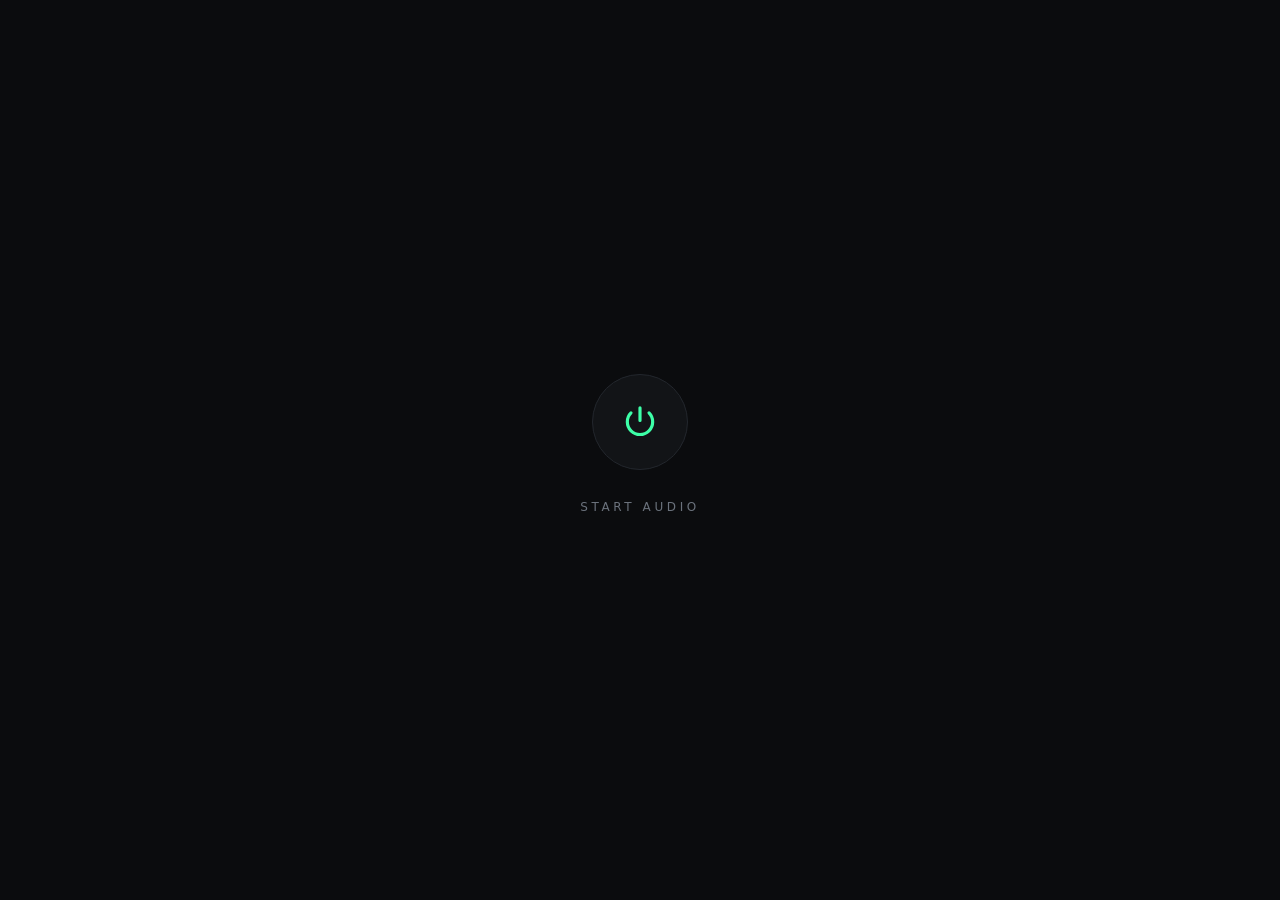
<file: index.html>
<!doctype html>
<html lang="en">
<head>
  <meta charset="utf-8">
  <meta name="viewport" content="width=device-width, initial-scale=1, viewport-fit=cover">
  <title>Pulse</title>
  <link rel="stylesheet" href="css/style.css">
</head>
<body>
  <div class="boot" id="boot">
    <button class="power" id="power" aria-label="Start audio">
      <svg viewBox="0 0 24 24"><path d="M12 3v8M6.3 6.3a8 8 0 1 0 11.4 0"/></svg>
    </button>
    <p>Start audio</p>
  </div>

  <div class="app" id="app" hidden>
    <header class="bar">
      <div class="brand">PULSE</div>
      <div class="lcd" id="lcd">
        <span><i>PAT</i><b id="lcdPat">A</b></span>
        <span><i>TRK</i><b id="lcdTrk">KICK</b></span>
        <span><i>VEL</i><b id="lcdVel">100</b></span>
        <span title="Velocity of the last pad hit"><i>HIT</i><b id="lcdHit">--</b></span>
        <span><i>STEP</i><b id="lcdStep">--</b></span>
        <span><i>LOOP</i><b id="lcdLoop">EMPTY</b></span>
        <span class="lcd-hint">SEL · pad: select · M: solo · track: clear · step: set vel · pattern: copy · chain: delete · ▶: restart · reset: all</span>
      </div>
      <div class="meter" id="meter" title="Output level"></div>
    </header>

    <section class="panel knobbar">
      <div class="krow">
        <div class="kgroup">
          <h2 class="ph">TEMPO</h2>
          <div class="knob-row" id="globalKnobs"></div>
        </div>
        <div class="kgroup">
          <h2 class="ph">LOOPER</h2>
          <div class="knob-row" id="loopKnobs"></div>
        </div>
      </div>
      <div class="krow track-row" id="trackKnobs">
        <div class="kgroup trk-info">
          <h2 class="ph"><span class="edit-dot"></span>TRACK · <span class="edit-name" id="editName">KICK</span><span class="edit-src" id="editSrc">synth</span></h2>
          <canvas class="wave" id="wave"></canvas>
        </div>
        <div class="knob-row" id="padKnobs"></div>
      </div>
      <input type="file" id="file" accept="audio/*" hidden>
    </section>

    <main class="rig">
      <section class="device" id="device" aria-label="Pad grid"></section>

    </main>

    <dialog class="help" id="help" aria-labelledby="helpTitle">
      <div class="help-head">
        <h2 id="helpTitle">How the grid works</h2>
        <button class="btn" id="helpClose">CLOSE</button>
      </div>
      <dl>
          <dt>Rows 1–2</dt><dd>16 steps of the selected track. Shift-click for an accent.</dd>
          <dt>Row 3</dt><dd><b>DYN</b> switch, then the velocity bar. With DYN on, pads follow how hard you hit (on devices that report pressure or contact size). With DYN off, and for mouse and keyboard, pads play at the bar's level. New steps always use the bar.</dd>
          <dt>Row 4</dt><dd>Song chain. Tap <b>+</b> to add the pattern you're editing, tap an entry to jump to it.</dd>
          <dt>Row 5</dt><dd>Patterns A–H.</dd>
          <dt>Row 6</dt><dd>Looper: record / play / overdub, stop, save slot (opens the slot picker), undo, clear (tap twice), bars, source, monitor. Recording starts the moment you press.</dd>
          <dt>Pads</dt><dd>Play and select tracks.</dd>
          <dt>Row 11</dt><dd>Sample tools for the selected track: load an audio file, record from the mic (tap again to stop), restore the built-in sound, and choke (tracks with choke on cut each other off, like open and closed hi-hats).</dd>
          <dt>SEL</dt><dd>Hold for a moment, or tap to latch, then press a pad for its second function: drum pad selects the track without playing it, mute pad solos, track pad clears its steps, step sets it to the bar's velocity, pattern copies the current one there, chain entry deletes it, PLAY restarts from bar 1, RESET restores all built-in sounds. Pads without a second function dim while SELECT is on.</dd>
          <dt>COPY</dt><dd>Arm, then tap a pattern to copy this one into it.</dd>
          <dt>CLR</dt><dd>Arm, then tap a pattern, a chain entry or a track pad to clear it.</dd>
          <dt>TAP</dt><dd>Tap in time to set the tempo.</dd>
          <dt>‹ ›</dt><dd>Page through the song chain, 8 bars at a time.</dd>
      </dl>
      <div class="keys">
      <span><b>Q W E R / A S D F</b> pads</span>
      <span><b>↑ ↓</b> track</span>
      <span><b>Space</b> play</span>
      <span><b>1–8</b> pattern</span>
      <span><b>M</b> song</span>
      <span><b>[ ]</b> chain page</span>
      <span><b>X</b> rec</span>
      <span><b>L</b> loop rec/play/dub</span>
      <span><b>K</b> loop stop</span>
      <span><b>U</b> loop undo</span>
    </div>
    </dialog>

  </div>

  <script type="module" src="js/app.js"></script>
</body>
</html>
</file>
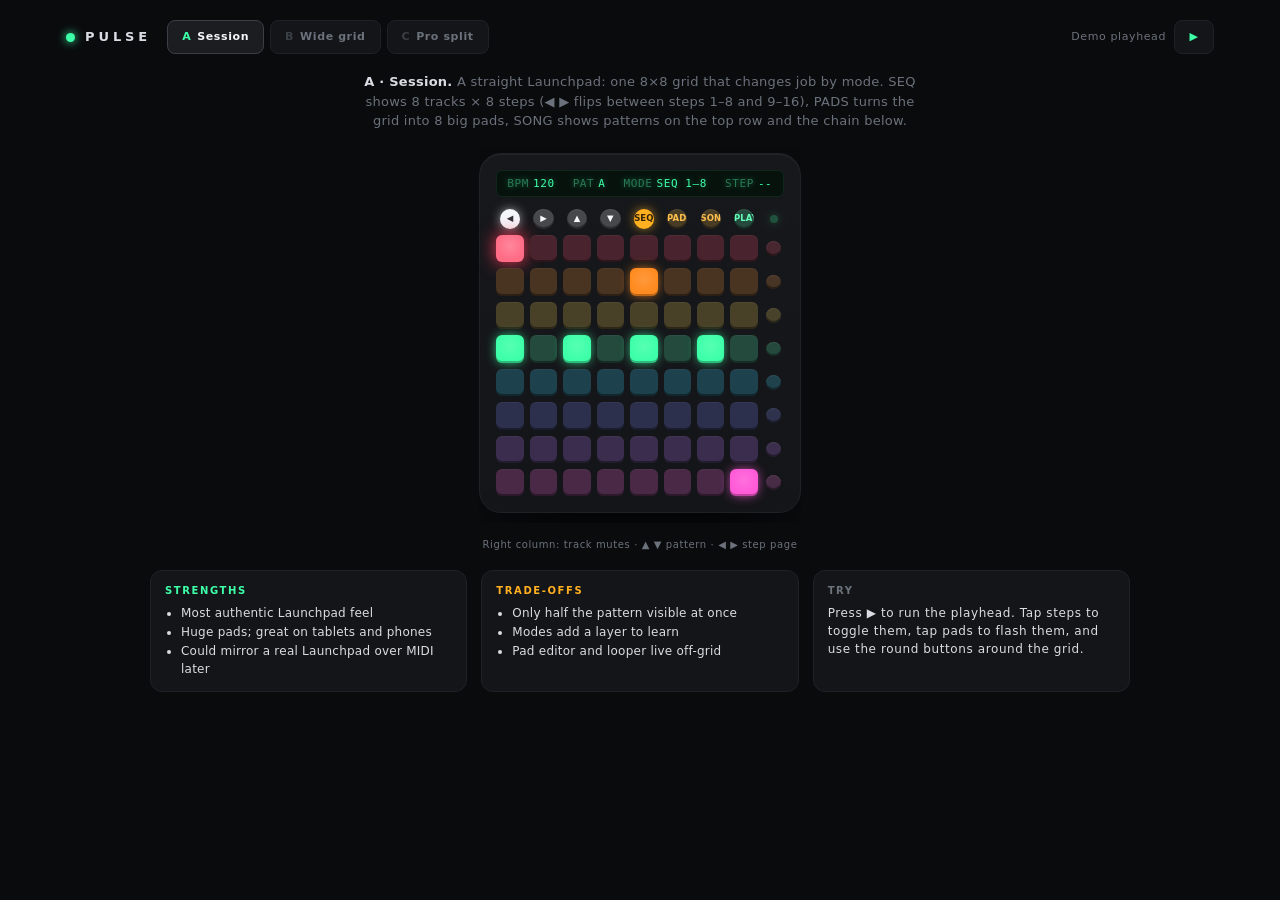
<file: mockups/launchpad-concepts.html>
<!doctype html>
<html lang="en">
<head>
<meta charset="utf-8">
<meta name="viewport" content="width=device-width, initial-scale=1, viewport-fit=cover">
<title>Pulse Launchpad Concepts</title>
<meta name="claude:viewport-fit-sides" content="cover">
<style>
/* Layout: one hardware "device" per concept on a dark bench, tabs on top, notes underneath. */
:root {
  --bench: #0a0b0d;
  --chassis: #141518;
  --chassis-edge: #1f2125;
  --unlit: #1c1d21;
  --ink: #d9dde3;
  --dim: #6b727c;
  --faint: #3a3f46;
  --white: #f4f6fa;
  --green: #3dffa8;
  --amber: #ffb020;
  --red: #ff3b5c;
  --ui: ui-sans-serif, system-ui, -apple-system, "Segoe UI", Roboto, sans-serif;
  --mono: ui-monospace, "SF Mono", Menlo, Consolas, monospace;
  color-scheme: dark;
}
* { box-sizing: border-box; }
html, body { margin: 0; }
body {
  background: var(--bench);
  color: var(--ink);
  font: 12px/1.5 var(--ui);
  letter-spacing: 0.05em;
  -webkit-font-smoothing: antialiased;
  user-select: none;
  -webkit-user-select: none;
}
button { font: inherit; color: inherit; letter-spacing: inherit; }
[hidden] { display: none !important; }
.wrap {
  max-width: 1180px; margin: 0 auto;
  padding-block: 20px 40px;
  padding-left: max(16px, env(safe-area-inset-left, 0px));
  padding-right: max(16px, env(safe-area-inset-right, 0px));
  display: grid; gap: 18px;
}

/* ---------------------------------------------------------------- top bar */
.top { display: flex; align-items: center; gap: 16px; flex-wrap: wrap; }
.brand { font-weight: 700; letter-spacing: 0.3em; font-size: 13px; display: flex; align-items: center; gap: 10px; }
.brand i { width: 9px; height: 9px; border-radius: 50%; background: var(--green); box-shadow: 0 0 10px var(--green); }
.tabs { display: flex; gap: 6px; flex-wrap: wrap; }
.tab {
  height: 34px; padding: 0 14px; border-radius: 8px; cursor: pointer;
  background: var(--chassis); border: 1px solid var(--chassis-edge); color: var(--dim);
  font-size: 11px; font-weight: 600;
}
.tab b { color: var(--faint); margin-right: 6px; }
.tab[aria-selected="true"] { color: var(--white); border-color: var(--faint); background: #1b1d21; }
.tab[aria-selected="true"] b { color: var(--green); }
.tab:focus-visible, .rb:focus-visible, .pd:focus-visible { outline: 2px solid var(--white); outline-offset: 2px; }
.demo { margin-left: auto; display: flex; align-items: center; gap: 8px; color: var(--dim); font-size: 11px; }
.demo button {
  width: 40px; height: 34px; border-radius: 8px; cursor: pointer;
  background: var(--chassis); border: 1px solid var(--chassis-edge); color: var(--green);
}
.demo button.on { background: color-mix(in srgb, var(--green) 20%, var(--chassis)); border-color: var(--green); box-shadow: 0 0 14px -3px var(--green); }

/* ---------------------------------------------------------------- device */
.stage { display: grid; gap: 14px; justify-items: center; }
.scroll { width: 100%; overflow-x: auto; padding: 4px 0 10px; }
.device {
  margin: 0 auto;
  background: linear-gradient(180deg, #17181b, var(--chassis));
  border: 1px solid var(--chassis-edge);
  border-radius: 22px;
  padding: 16px;
  box-shadow: 0 30px 60px -30px #000, inset 0 1px 0 #ffffff0d;
  display: grid; gap: 12px;
}
.lcd {
  display: flex; gap: 18px; align-items: center; flex-wrap: wrap;
  font: 11px var(--mono); color: var(--green);
  background: #07120d; border: 1px solid #10261b; border-radius: 6px;
  padding: 6px 10px; text-shadow: 0 0 6px #3dffa866;
}
.lcd span { white-space: nowrap; }
.lcd .k { color: #2a7a55; margin-right: 4px; }
.grid { display: grid; gap: 6px; align-items: center; justify-items: stretch; }

/* pads */
.pd {
  --c: var(--white);
  aspect-ratio: 1; min-width: 0;
  border-radius: 6px; border: 0; padding: 0; cursor: pointer;
  background: var(--unlit);
  box-shadow: inset 0 1px 0 #ffffff0a, inset 0 -2px 0 #0006;
  position: relative;
  transition: background .07s, box-shadow .1s;
  touch-action: none;
}
.pd::after { /* diffuser */
  content: ""; position: absolute; inset: 0; border-radius: inherit;
  background: radial-gradient(circle at 50% 40%, #ffffff30, transparent 65%);
  opacity: 0; transition: opacity .1s;
}
.pd.dim { background: color-mix(in srgb, var(--c) 20%, var(--unlit)); }
.pd.mid { background: color-mix(in srgb, var(--c) 55%, var(--unlit)); }
.pd.on { background: var(--c); box-shadow: 0 0 12px -2px var(--c), inset 0 -2px 0 #0004; }
.pd.on::after { opacity: .7; }
.pd.acc { background: color-mix(in srgb, var(--c) 75%, #fff); box-shadow: 0 0 18px 0 var(--c); }
.pd.acc::after { opacity: 1; }
.pd.ph { box-shadow: inset 0 0 0 2px #ffffffb0; }
.pd.ph.dim, .pd.ph:not(.on):not(.acc):not(.mid) { background: color-mix(in srgb, var(--white) 14%, var(--unlit)); }
.pd.ph.on, .pd.ph.acc { background: color-mix(in srgb, var(--c) 50%, #fff); box-shadow: 0 0 24px 2px var(--c); }
.pd.hit { background: color-mix(in srgb, var(--c) 60%, #fff) !important; box-shadow: 0 0 30px 4px var(--c) !important; }
.pd.blink { animation: blink .5s steps(1) infinite; }
@keyframes blink { 50% { background: var(--unlit); box-shadow: none; } }
.pd .lb {
  position: absolute; left: 6px; bottom: 4px; font-size: 9px; font-weight: 700;
  color: #0009; pointer-events: none; letter-spacing: 0.1em;
}
.pd.dim .lb, .pd:not(.on):not(.acc):not(.mid):not(.hit) .lb { color: color-mix(in srgb, var(--c) 70%, #fff); opacity: .8; }

/* round function buttons */
.rb {
  --c: var(--dim);
  width: 74%; aspect-ratio: 1; justify-self: center; align-self: center;
  border-radius: 50%; border: 0; padding: 0; cursor: pointer;
  background: #202226;
  box-shadow: inset 0 1px 0 #ffffff12, inset 0 -2px 0 #0006;
  color: var(--dim); font-size: clamp(6px, 0.72vw, 8.5px); font-weight: 700; line-height: 1; letter-spacing: 0;
  display: grid; place-items: center; overflow: hidden;
}
.rb.dim { color: color-mix(in srgb, var(--c) 80%, #fff); background: color-mix(in srgb, var(--c) 18%, #202226); }
.rb.on { color: #000c; background: var(--c); box-shadow: 0 0 12px -2px var(--c); }
.rb.blink { animation: rblink .5s steps(1) infinite; }
@keyframes rblink { 50% { background: #202226; color: var(--dim); box-shadow: none; } }
.gap { visibility: hidden; }
.logo { justify-self: center; width: 40%; aspect-ratio: 1; border-radius: 50%; background: var(--green); box-shadow: 0 0 10px var(--green); opacity: .25; transition: opacity .05s; }
.logo.on { opacity: 1; }

/* side labels (concept B) */
.tl { font-size: 9px; font-weight: 700; color: var(--dim); text-align: right; padding-right: 4px; white-space: nowrap; }

/* knob strip under devices */
.strip { display: flex; gap: 14px; align-items: center; justify-content: center; flex-wrap: wrap; color: var(--dim); font-size: 10px; }
.knob { width: 34px; height: 34px; border-radius: 50%; background: #202226; box-shadow: inset 0 1px 0 #ffffff12; position: relative; }
.knob::after { content: ""; position: absolute; left: 50%; top: 5px; width: 2px; height: 9px; margin-left: -1px; border-radius: 1px; background: var(--ink); transform-origin: 50% 12px; transform: rotate(var(--r, 0deg)); }
.kn { display: grid; justify-items: center; gap: 4px; }

/* notes */
.notes { display: grid; grid-template-columns: repeat(3, minmax(0, 1fr)); gap: 14px; max-width: 980px; margin: 0 auto; width: 100%; }
.note { background: var(--chassis); border: 1px solid var(--chassis-edge); border-radius: 12px; padding: 12px 14px; min-width: 0; }
.note h3 { margin: 0 0 6px; font-size: 10px; letter-spacing: 0.16em; color: var(--dim); }
.note ul { margin: 0; padding-left: 16px; color: var(--ink); font-size: 12px; letter-spacing: 0.02em; line-height: 1.55; }
.note.good h3 { color: var(--green); }
.note.bad h3 { color: var(--amber); }
.lede { max-width: 72ch; margin: 0 auto; text-align: center; color: var(--dim); font-size: 13px; letter-spacing: 0.02em; text-wrap: balance; }
.lede b { color: var(--ink); font-weight: 600; }

@media (max-width: 760px) {
  .notes { grid-template-columns: 1fr; }
  .demo { margin-left: 0; }
  .device { padding: 10px; border-radius: 16px; }
  .grid { gap: 4px; }
  .pd .lb { font-size: 7px; left: 4px; bottom: 3px; letter-spacing: 0; }
}
@media (prefers-reduced-motion: reduce) {
  .pd, .pd::after { transition: none; }
  .pd.blink, .rb.blink { animation: none; }
}
</style>
</head>
<body>
<div class="wrap">
  <header class="top">
    <div class="brand"><i></i>PULSE</div>
    <nav class="tabs" role="tablist" id="tabs"></nav>
    <div class="demo"><span id="demoLbl">Demo playhead</span><button id="play" aria-label="Play demo">▶</button></div>
  </header>
  <p class="lede" id="lede"></p>
  <section class="stage" id="stage"></section>
  <div class="notes" id="notes"></div>
</div>

<script>
// Mockup only: no audio. A fake 120 BPM playhead drives the lights so each layout can be judged in motion.
const TRACKS = [
  { n: 'KICK', c: '#ff3b5c' }, { n: 'SNARE', c: '#ff8a1f' }, { n: 'CLAP', c: '#ffd23f' }, { n: 'C.HAT', c: '#3dffa8' },
  { n: 'O.HAT', c: '#22d3ff' }, { n: 'TOM', c: '#6b7bff' }, { n: 'RIM', c: '#b46bff' }, { n: 'PERC', c: '#ff5ad8' },
];
const PAT_C = ['#3dffa8', '#22d3ff', '#6b7bff', '#b46bff', '#ff5ad8', '#ff3b5c', '#ff8a1f', '#ffd23f'];
const PAT_N = 'ABCDEFGH';
const STEPS = 16;

// Demo data: same groove and fill as the app's defaults.
const patterns = Array.from({ length: 8 }, () => Array.from({ length: 8 }, () => new Array(STEPS).fill(0)));
const put = (p, t, s, v = 100) => s.forEach((x) => (patterns[p][t][x] = v));
put(0, 0, [8, 10]); put(0, 0, [0], 127); put(0, 1, [4, 12]); put(0, 2, [12], 80);
put(0, 3, [0, 4, 8, 12]); put(0, 3, [2, 6, 10], 70); put(0, 4, [14]); put(0, 7, [7, 15], 70);
put(1, 0, [8]); put(1, 0, [0], 127); put(1, 1, [4, 10, 13, 14]); put(1, 1, [12, 15], 127);
put(1, 3, [0, 2, 4, 6, 8]); put(1, 4, [10]); put(1, 5, [11, 13, 15], 90);
const chain = [0, 0, 0, 1];

const S = { pat: 0, step: -1, playing: false, song: false, chainAt: 0, mutes: new Array(8).fill(false), sel: 0, vel: 100, loop: 0 };

const $ = (id) => document.getElementById(id);
function el(tag, cls, parent, text) {
  const e = document.createElement(tag);
  if (cls) e.className = cls;
  if (text != null) e.textContent = text;
  if (parent) parent.appendChild(e);
  return e;
}
function setPad(e, c, state, ph = false) {
  e.style.setProperty('--c', c);
  e.classList.toggle('dim', state === 'dim');
  e.classList.toggle('mid', state === 'mid');
  e.classList.toggle('on', state === 'on');
  e.classList.toggle('acc', state === 'acc');
  e.classList.toggle('ph', ph);
}
const velState = (v) => (v >= 120 ? 'acc' : v > 0 ? 'on' : 'off');
function flash(e) {
  e.classList.add('hit');
  setTimeout(() => e.classList.remove('hit'), 110);
}
function tap(e, fn) {
  e.addEventListener('pointerdown', (ev) => { ev.preventDefault(); fn(ev); });
}
function lcd(parent) {
  const box = el('div', 'lcd', parent);
  const f = {};
  for (const k of ['BPM', 'PAT', 'MODE', 'STEP']) {
    const s = el('span', '', box);
    el('span', 'k', s, k);
    f[k] = el('span', '', s);
  }
  f.BPM.textContent = '120';
  return f;
}
function toggleStep(t, s) {
  const p = patterns[S.pat][t];
  p[s] = p[s] ? 0 : S.vel;
}

// Build a Launchpad-style frame: a cols x rows pad grid with optional round-button rows/columns around it.
function frame(parent, cols, rows, o = {}) {
  const g = el('div', 'grid', parent);
  const L = o.left ? 1 : 0, T = o.top ? 1 : 0;
  const side = o.side || '0.72fr';
  const colT = [];
  if (o.labels) colT.push('auto');
  if (o.left) colT.push(side);
  colT.push(`repeat(${cols}, minmax(0, 1fr))`);
  if (o.right) colT.push(side);
  g.style.gridTemplateColumns = colT.join(' ');
  g.style.width = o.width || '100%';
  const off = o.labels ? 1 : 0;
  const at = (e, r, c) => { e.style.gridRow = r + 1; e.style.gridColumn = c + 1 + off; return e; };
  const out = { g, cells: [], top: [], bottom: [], left: [], right: [], labels: [] };
  if (o.top) for (let c = 0; c < cols; c++) out.top.push(at(el('button', 'rb', g), 0, c + L));
  if (o.top && o.right) out.corner = at(el('div', 'logo', g), 0, cols + L);
  for (let r = 0; r < rows; r++) {
    if (o.labels) { const l = el('div', 'tl', g); l.style.gridRow = r + T + 1; l.style.gridColumn = 1; out.labels.push(l); }
    if (o.left) out.left.push(at(el('button', 'rb', g), r + T, 0));
    const row = [];
    for (let c = 0; c < cols; c++) row.push(at(el('button', 'pd', g), r + T, c + L));
    out.cells.push(row);
    if (o.right) out.right.push(at(el('button', 'rb', g), r + T, cols + L));
  }
  if (o.bottom) for (let c = 0; c < cols; c++) out.bottom.push(at(el('button', 'rb', g), rows + T, c + L));
  return out;
}
function rb(e, label, c, state) {
  e.textContent = label;
  e.style.setProperty('--c', c);
  e.classList.toggle('dim', state === 'dim');
  e.classList.toggle('on', state === 'on');
  e.classList.toggle('blink', state === 'blink');
}

// ================================================================ A: Session
const A = {
  name: 'Session',
  lede: '<b>A · Session.</b> A straight Launchpad: one 8×8 grid that changes job by mode. SEQ shows 8 tracks × 8 steps (◀ ▶ flips between steps 1–8 and 9–16), PADS turns the grid into 8 big pads, SONG shows patterns on the top row and the chain below.',
  good: ['Most authentic Launchpad feel', 'Huge pads; great on tablets and phones', 'Could mirror a real Launchpad over MIDI later'],
  bad: ['Only half the pattern visible at once', 'Modes add a layer to learn', 'Pad editor and looper live off-grid'],
  mode: 'seq', page: 0,
  build(stage) {
    const sc = el('div', 'scroll', stage);
    const dev = el('div', 'device', sc);
    dev.style.width = 'min(560px, 100%)';
    this.lcd = lcd(dev);
    this.f = frame(dev, 8, 8, { top: true, right: true });
    const tops = ['◀', '▶', '▲', '▼', 'SEQ', 'PADS', 'SONG', 'PLAY'];
    this.f.top.forEach((b, i) => { b.textContent = tops[i]; b.title = tops[i]; });
    tap(this.f.top[0], () => { this.page = 0; this.render(); });
    tap(this.f.top[1], () => { this.page = 1; this.render(); });
    tap(this.f.top[2], () => { S.pat = (S.pat + 7) % 8; render(); });
    tap(this.f.top[3], () => { S.pat = (S.pat + 1) % 8; render(); });
    ['seq', 'pads', 'song'].forEach((m, i) => tap(this.f.top[4 + i], () => { this.mode = m; this.render(); }));
    tap(this.f.top[7], togglePlay);
    this.f.right.forEach((b, t) => tap(b, () => { S.mutes[t] = !S.mutes[t]; render(); }));
    this.f.cells.forEach((row, r) => row.forEach((cell, c) => tap(cell, () => this.press(r, c))));
    const strip = el('div', 'strip', stage);
    strip.textContent = 'Right column: track mutes · ▲ ▼ pattern · ◀ ▶ step page';
  },
  padOf(r, c) { return (r >> 1) * 2 + (c >> 2); }, // 8 pads of 4×2 cells
  press(r, c) {
    if (this.mode === 'seq') { toggleStep(r, this.page * 8 + c); render(); }
    else if (this.mode === 'pads') {
      const p = this.padOf(r, c);
      this.f.cells.forEach((row, rr) => row.forEach((cell, cc) => this.padOf(rr, cc) === p && flash(cell)));
    } else if (this.mode === 'song') {
      if (r === 0) { S.pat = c; render(); }
      else { const k = (r - 1) * 8 + c; if (k < chain.length) S.chainAt = k; else if (chain.length < 56) chain.push(S.pat); render(); }
    }
  },
  render() {
    const f = this.f, st = S.step;
    f.top.forEach((b, i) => {
      if (i < 2) rb(b, b.textContent, '#f4f6fa', this.mode === 'seq' && this.page === i ? 'on' : this.mode === 'seq' ? 'dim' : '');
      else if (i < 4) rb(b, b.textContent, '#f4f6fa', 'dim');
      else if (i < 7) rb(b, b.textContent, '#ffb020', this.mode === ['seq', 'pads', 'song'][i - 4] ? 'on' : 'dim');
      else rb(b, S.playing ? 'STOP' : 'PLAY', '#3dffa8', S.playing ? 'on' : 'dim');
    });
    f.right.forEach((b, t) => rb(b, '', TRACKS[t].c, S.mutes[t] ? '' : 'dim'));
    for (let r = 0; r < 8; r++) for (let c = 0; c < 8; c++) {
      const cell = f.cells[r][c];
      if (this.mode === 'seq') {
        const s = this.page * 8 + c, v = patterns[S.pat][r][s];
        setPad(cell, TRACKS[r].c, S.mutes[r] ? (v ? 'dim' : 'off') : v ? velState(v) : 'dim', st === s);
      } else if (this.mode === 'pads') {
        setPad(cell, TRACKS[this.padOf(r, c)].c, 'mid');
      } else {
        if (r === 0) setPad(cell, PAT_C[c], c === S.pat ? 'on' : patterns[c].some((t) => t.some(Boolean)) ? 'mid' : 'dim');
        else {
          const k = (r - 1) * 8 + c;
          setPad(cell, k < chain.length ? PAT_C[chain[k]] : '#f4f6fa', k < chain.length ? (k === S.chainAt && S.song ? 'acc' : 'mid') : 'off', k === S.chainAt && S.playing && S.song);
        }
      }
      cell.innerHTML = this.mode === 'song' && r > 0 && (r - 1) * 8 + c < chain.length ? `<span class="lb">${PAT_N[chain[(r - 1) * 8 + c]]}</span>` : this.mode === 'song' && r === 0 ? `<span class="lb">${PAT_N[c]}</span>` : '';
    }
    if (this.mode === 'pads') {
      f.cells.forEach((row, r) => row.forEach((cell, c) => {
        if ((r & 1) === 1 && (c & 3) === 0) cell.innerHTML = `<span class="lb">${TRACKS[this.padOf(r, c)].n}</span>`;
      }));
    }
    this.lcd.PAT.textContent = PAT_N[S.pat];
    this.lcd.MODE.textContent = this.mode.toUpperCase() + (this.mode === 'seq' ? (this.page ? ' 9–16' : ' 1–8') : '');
    this.lcd.STEP.textContent = st < 0 ? '--' : String(st + 1).padStart(2, '0');
  },
  tick(hits) {
    if (this.mode !== 'pads') return;
    this.f.cells.forEach((row, r) => row.forEach((cell, c) => hits.includes(this.padOf(r, c)) && flash(cell)));
  },
};

// ================================================================ B: Wide grid
const B = {
  name: 'Wide grid',
  lede: '<b>B · Wide grid.</b> Two Launchpads side by side: all 8 tracks × 16 steps at once, with no modes. Patterns and transport sit on the round buttons above, mutes on the right, and the 8 drum pads run along the bottom under their steps.',
  good: ['Closest to how the app works today', 'Whole pattern visible, nothing hidden', 'Every function is one press away'],
  bad: ['Needs width; scrolls sideways on phones', 'Pads are smaller than in A or C', 'Busier to look at'],
  build(stage) {
    const sc = el('div', 'scroll', stage);
    const dev = el('div', 'device', sc);
    dev.style.width = 'max(760px, min(1080px, 100%))';
    this.lcd = lcd(dev);
    this.f = frame(dev, 16, 8, { top: true, right: true, labels: true, side: '0.8fr' });
    this.f.labels.forEach((l, t) => { l.textContent = TRACKS[t].n; l.style.color = TRACKS[t].c; });
    this.f.top.forEach((b, i) => {
      if (i < 8) tap(b, () => { S.pat = i; render(); });
      else if (i === 8) tap(b, () => { S.song = !S.song; render(); });
      else if (i === 10) tap(b, togglePlay);
      else if (i === 11) tap(b, () => { S.rec = !S.rec; render(); });
      else if (i === 12) tap(b, () => { S.loop = (S.loop + 1) % 3; render(); });
    });
    this.f.right.forEach((b, t) => tap(b, () => { S.mutes[t] = !S.mutes[t]; render(); }));
    this.f.cells.forEach((row, r) => row.forEach((cell, c) => tap(cell, () => { toggleStep(r, c); render(); })));
    // drum pad row: 8 pads, each two columns wide, aligned to the grid
    const pads = el('div', 'grid', dev);
    pads.style.gridTemplateColumns = getComputedStyle(this.f.g).gridTemplateColumns;
    this.pads = TRACKS.map((t, i) => {
      const p = el('button', 'pd', pads);
      p.style.gridColumn = `${2 + i * 2} / span 2`;
      p.style.aspectRatio = '2.1 / 1';
      p.innerHTML = `<span class="lb">${t.n}</span>`;
      setPad(p, t.c, 'mid');
      tap(p, () => flash(p));
      return p;
    });
    this.padRow = pads;
    const strip = el('div', 'strip', stage);
    strip.textContent = 'Top: patterns A–H · SONG · PLAY · REC · LOOP · Right: mutes';
  },
  render() {
    const f = this.f, st = S.step;
    this.padRow.style.gridTemplateColumns = getComputedStyle(f.g).gridTemplateColumns;
    const labels = ['A', 'B', 'C', 'D', 'E', 'F', 'G', 'H', 'SONG', '', 'PLAY', 'REC', 'LOOP', 'UNDO', 'COPY', 'CLR'];
    f.top.forEach((b, i) => {
      if (i < 8) rb(b, labels[i], PAT_C[i], i === S.pat ? 'on' : patterns[i].some((t) => t.some(Boolean)) ? 'dim' : '');
      else if (i === 8) rb(b, 'SONG', '#ffb020', S.song ? 'on' : 'dim');
      else if (i === 9) { b.className = 'rb gap'; }
      else if (i === 10) rb(b, S.playing ? 'STOP' : 'PLAY', '#3dffa8', S.playing ? 'on' : 'dim');
      else if (i === 11) rb(b, 'REC', '#ff3b5c', S.rec ? 'on' : 'dim');
      else if (i === 12) rb(b, 'LOOP', S.loop === 2 ? '#ffb020' : '#ff3b5c', S.loop === 0 ? 'dim' : S.loop === 1 ? 'blink' : 'on');
      else rb(b, labels[i], '#f4f6fa', 'dim');
    });
    f.right.forEach((b, t) => rb(b, 'M', '#ffb020', S.mutes[t] ? 'on' : ''));
    for (let r = 0; r < 8; r++) for (let c = 0; c < 16; c++) {
      const v = patterns[S.pat][r][c];
      const beat = (c >> 2) & 1;
      setPad(f.cells[r][c], TRACKS[r].c, S.mutes[r] ? (v ? 'dim' : 'off') : v ? velState(v) : beat ? 'off' : 'dim', st === c);
    }
    this.lcd.PAT.textContent = PAT_N[S.pat] + (S.song ? ` · SONG ${S.chainAt + 1}/${chain.length}` : '');
    this.lcd.MODE.textContent = ['LOOP EMPTY', 'LOOP ARMED', 'LOOP PLAY'][S.loop];
    this.lcd.STEP.textContent = st < 0 ? '--' : String(st + 1).padStart(2, '0');
  },
  tick(hits) { hits.forEach((t) => flash(this.pads[t])); },
};

// ================================================================ C: Pro split
const C = {
  name: 'Pro split',
  lede: '<b>C · Pro split.</b> Launchpad Pro\'s drum-and-sequencer layout in one 8×8 grid. The top two rows are the selected track\'s 16 steps, then a velocity row and the song chain; the bottom half holds the 8 drum pads. Round buttons around the edge pick tracks, mutes, patterns and transport.',
  good: ['Play pads and edit steps on one grid', 'Velocity row sets how hard new steps hit', 'Fits phones without scrolling'],
  bad: ['Edits one track at a time', 'Groove overview needs a glance at the pads', 'Most different from today\'s app'],
  build(stage) {
    const sc = el('div', 'scroll', stage);
    const dev = el('div', 'device', sc);
    dev.style.width = 'min(600px, 100%)';
    this.lcd = lcd(dev);
    this.f = frame(dev, 8, 8, { top: true, right: true, left: true, bottom: true });
    this.f.left.forEach((b, t) => tap(b, () => { S.sel = t; render(); }));
    this.f.right.forEach((b, t) => tap(b, () => { S.mutes[t] = !S.mutes[t]; render(); }));
    this.f.bottom.forEach((b, p) => tap(b, () => { S.pat = p; render(); }));
    const topFns = [togglePlay, () => { S.rec = !S.rec; }, () => { S.loop = (S.loop + 1) % 3; }, null, null, () => { S.song = !S.song; }, null, null];
    this.f.top.forEach((b, i) => topFns[i] && tap(b, () => { topFns[i](); render(); }));
    this.f.cells.forEach((row, r) => row.forEach((cell, c) => tap(cell, () => this.press(r, c))));
    const strip = el('div', 'strip', stage);
    for (const [n, r] of [['LEVEL', -40], ['PITCH', 0], ['PAN', 0], ['DECAY', 120]]) {
      const k = el('div', 'kn', strip);
      el('div', 'knob', k).style.setProperty('--r', r + 'deg');
      el('span', '', k, n);
    }
    el('span', '', strip, 'Left: track select · Right: mutes · Bottom: patterns A–H');
  },
  padOf(r, c) { return ((r - 4) >> 1) * 4 + (c >> 1); }, // rows 4–7: 8 pads of 2×2
  press(r, c) {
    if (r < 2) { toggleStep(S.sel, r * 8 + c); }
    else if (r === 2) { S.vel = Math.round(16 + (c / 7) * 111); }
    else if (r === 3) { if (c < chain.length) S.chainAt = c; else if (chain.length < 8) chain.push(S.pat); }
    else {
      const p = this.padOf(r, c);
      S.sel = p;
      this.f.cells.forEach((row, rr) => row.forEach((cell, cc) => rr >= 4 && this.padOf(rr, cc) === p && flash(cell)));
    }
    render();
  },
  render() {
    const f = this.f, st = S.step, t = TRACKS[S.sel];
    const tops = [[S.playing ? 'STOP' : 'PLAY', '#3dffa8', S.playing], ['REC', '#ff3b5c', S.rec], ['LOOP', S.loop === 2 ? '#ffb020' : '#ff3b5c', S.loop], ['UNDO', '#f4f6fa'], ['COPY', '#f4f6fa'], ['SONG', '#ffb020', S.song], ['CLR', '#f4f6fa'], ['VEL', '#f4f6fa']];
    f.top.forEach((b, i) => {
      const [l, c, on] = tops[i];
      rb(b, l, c, i === 2 && S.loop === 1 ? 'blink' : on ? 'on' : 'dim');
    });
    f.left.forEach((b, i) => rb(b, '', TRACKS[i].c, i === S.sel ? 'on' : 'dim'));
    f.right.forEach((b, i) => rb(b, 'M', '#ffb020', S.mutes[i] ? 'on' : ''));
    f.bottom.forEach((b, i) => rb(b, PAT_N[i], PAT_C[i], i === S.pat ? 'on' : patterns[i].some((x) => x.some(Boolean)) ? 'dim' : ''));
    for (let r = 0; r < 8; r++) for (let c = 0; c < 8; c++) {
      const cell = f.cells[r][c];
      cell.innerHTML = '';
      if (r < 2) {
        const s = r * 8 + c, v = patterns[S.pat][S.sel][s];
        setPad(cell, t.c, v ? velState(v) : 'dim', st === s);
      } else if (r === 2) {
        const level = Math.round(16 + (c / 7) * 111);
        setPad(cell, '#f4f6fa', Math.abs(level - S.vel) < 8 ? 'on' : level < S.vel ? 'mid' : 'dim');
      } else if (r === 3) {
        setPad(cell, c < chain.length ? PAT_C[chain[c]] : '#f4f6fa', c < chain.length ? (c === S.chainAt && S.song ? 'acc' : 'mid') : 'off', S.song && S.playing && c === S.chainAt);
        if (c < chain.length) cell.innerHTML = `<span class="lb">${PAT_N[chain[c]]}</span>`;
      } else {
        const p = this.padOf(r, c);
        setPad(cell, TRACKS[p].c, p === S.sel ? 'on' : S.mutes[p] ? 'dim' : 'mid');
        if ((r & 1) === 1 && (c & 1) === 0) cell.innerHTML = `<span class="lb">${TRACKS[p].n}</span>`;
      }
    }
    this.lcd.PAT.textContent = PAT_N[S.pat];
    this.lcd.MODE.textContent = `${t.n} · VEL ${S.vel}`;
    this.lcd.STEP.textContent = st < 0 ? '--' : String(st + 1).padStart(2, '0');
  },
  tick(hits) {
    this.f.cells.forEach((row, r) => row.forEach((cell, c) => r >= 4 && hits.includes(this.padOf(r, c)) && flash(cell)));
  },
};

// ================================================================ shell
const CONCEPTS = { A, B, C };
let active = 'A';
let built = {};
function show(id) {
  active = id;
  for (const b of $('tabs').children) b.setAttribute('aria-selected', b.dataset.id === id);
  const stage = $('stage');
  for (const k in built) built[k].hidden = k !== id;
  if (!built[id]) { built[id] = el('div', 'stage', stage); CONCEPTS[id].build(built[id]); }
  const c = CONCEPTS[id];
  $('lede').innerHTML = c.lede;
  const notes = $('notes');
  notes.innerHTML = '';
  const n1 = el('div', 'note good', notes); el('h3', '', n1, 'STRENGTHS');
  const u1 = el('ul', '', n1); c.good.forEach((g) => el('li', '', u1, g));
  const n2 = el('div', 'note bad', notes); el('h3', '', n2, 'TRADE-OFFS');
  const u2 = el('ul', '', n2); c.bad.forEach((g) => el('li', '', u2, g));
  const n3 = el('div', 'note', notes); el('h3', '', n3, 'TRY');
  el('div', '', n3, 'Press ▶ to run the playhead. Tap steps to toggle them, tap pads to flash them, and use the round buttons around the grid.');
  render();
}
function render() {
  CONCEPTS[active].render();
  $('play').classList.toggle('on', S.playing);
  $('play').textContent = S.playing ? '■' : '▶';
}

let timer = 0;
function togglePlay() {
  S.playing = !S.playing;
  clearInterval(timer);
  if (S.playing) {
    S.step = -1;
    S.chainAt = 0;
    S.stepCount = 0;
    if (S.song && chain.length) S.pat = chain[0];
    timer = setInterval(advance, 125); // 16ths at 120 BPM
    advance();
  } else S.step = -1;
  render();
}
function advance() {
  S.step = (S.step + 1) % STEPS;
  if (S.step === 0 && S.song && chain.length && timer && S.stepCount) {
    S.chainAt = (S.chainAt + 1) % chain.length;
    S.pat = chain[S.chainAt];
  }
  S.stepCount = (S.stepCount || 0) + 1;
  const hits = [];
  patterns[S.pat].forEach((row, t) => row[S.step] && !S.mutes[t] && hits.push(t));
  render();
  CONCEPTS[active].tick(hits);
  const logo = CONCEPTS[active].f.corner;
  if (logo) logo.classList.toggle('on', S.step % 4 === 0);
}

for (const id of Object.keys(CONCEPTS)) {
  const b = el('button', 'tab', $('tabs'));
  b.dataset.id = id;
  b.setAttribute('role', 'tab');
  b.innerHTML = `<b>${id}</b>${CONCEPTS[id].name}`;
  b.addEventListener('click', () => show(id));
}
$('play').addEventListener('click', togglePlay);
window.addEventListener('resize', () => render());
show('A');
</script>
</body>
</html>
</file>
<file: css/style.css>
/* Layout: a pad-grid "device" in the middle, panels for tempo/looper on the left and the track editor on the right. */
:root {
  --bg: #0b0c0e;
  --panel: #121417;
  --raised: #181b1f;
  --line: #23272d;
  --text: #d9dde3;
  --dim: #6b727c;
  --faint: #3a3f46;
  --accent: #3dffa8;
  --red: #ff3b5c;
  --amber: #ffb020;
  --green: #3dffa8;
  --white: #f4f6fa;
  --chassis: #141518;
  --chassis-edge: #1f2125;
  --unlit: #1c1d21;
  --round: #202226;
  --ui: ui-sans-serif, system-ui, -apple-system, "Segoe UI", Roboto, sans-serif;
  --mono: ui-monospace, "SF Mono", Menlo, Consolas, monospace;
  font-family: var(--ui);
  color-scheme: dark;
}

* { box-sizing: border-box; }
html, body { margin: 0; }
body {
  background: var(--bg);
  color: var(--text);
  font-size: 12px;
  letter-spacing: 0.06em;
  -webkit-font-smoothing: antialiased;
  user-select: none;
  -webkit-user-select: none;
  touch-action: manipulation;
}
button { font: inherit; color: inherit; letter-spacing: inherit; }
[hidden] { display: none !important; }
:focus-visible { outline: 2px solid var(--white); outline-offset: 2px; }

/* ------------------------------------------------------------ boot */
.boot {
  position: fixed; inset: 0;
  display: grid; place-content: center; justify-items: center; gap: 18px;
  color: var(--dim); text-transform: uppercase; letter-spacing: 0.3em;
}
.power {
  width: 96px; height: 96px; border-radius: 50%;
  background: var(--panel); border: 1px solid var(--line); cursor: pointer;
  display: grid; place-items: center;
  transition: box-shadow .3s, border-color .3s;
  animation: breathe 2.4s ease-in-out infinite;
}
.power svg { width: 38px; fill: none; stroke: var(--accent); stroke-width: 2; stroke-linecap: round; }
.power:hover { border-color: var(--accent); box-shadow: 0 0 30px -4px var(--accent); }
@keyframes breathe { 50% { box-shadow: 0 0 26px -8px var(--accent); } }

/* ------------------------------------------------------------ layout */
.app {
  max-width: 1320px; margin: 0 auto;
  padding-block: 16px;
  padding-left: max(16px, env(safe-area-inset-left, 0px));
  padding-right: max(16px, env(safe-area-inset-right, 0px));
  display: flex; flex-direction: column; gap: 14px;
}
.bar { display: flex; align-items: center; gap: 22px; flex-wrap: wrap; padding: 4px; }
.brand { display: flex; align-items: center; gap: 10px; font-weight: 700; letter-spacing: 0.32em; font-size: 14px; }

/* knob bar: row 1 tempo + looper (green), row 2 the selected track (its colour) */
.panel.knobbar { gap: 12px; padding-block: 12px; }
.krow { display: flex; align-items: stretch; gap: 14px 28px; flex-wrap: wrap; min-width: 0; }
.krow + .krow { border-top: 1px solid var(--line); padding-top: 12px; }
.kgroup { display: grid; grid-template-rows: auto 1fr; gap: 8px; min-width: 0; }
.kgroup + .kgroup { border-left: 1px solid var(--line); padding-left: 28px; }
.kgroup .knob-row { align-items: flex-end; align-self: end; }
.track-row > .knob-row { align-self: end; }
.track-row { --c: var(--kc); }
.trk-info { flex: 1 1 260px; max-width: 420px; }
.trk-info .ph { display: flex; align-items: center; gap: 6px; }
.trk-info .wave { height: 48px; }

.rig {
  display: grid;
  grid-template-columns: minmax(0, 660px);
  justify-content: center;
  gap: 14px;
  align-items: start;
}
.col { display: grid; gap: 14px; min-width: 0; }
.panel {
  background: var(--panel);
  border: 1px solid var(--line);
  border-radius: 14px;
  padding: 14px;
  display: grid; gap: 12px;
  min-width: 0;
}
.ph { margin: 0; font-size: 9px; font-weight: 700; color: var(--dim); letter-spacing: 0.18em; }

/* ------------------------------------------------------------ LCD */
.lcd {
  flex: 1; min-width: 0;
  display: flex; gap: 6px 20px; align-items: center; flex-wrap: wrap;
  font: 12px var(--mono); color: var(--green);
  background: #07120d; border: 1px solid #10261b; border-radius: 8px;
  padding: 8px 12px; text-shadow: 0 0 6px #3dffa866;
  max-width: 640px;
}
.lcd span { white-space: nowrap; }
.lcd i { font-style: normal; color: #2a7a55; margin-right: 6px; }
.lcd .lcd-hint { display: none; max-width: 100%; overflow: hidden; text-overflow: ellipsis; color: var(--amber); text-shadow: 0 0 6px #ffb02066; }
.lcd.hinting > span { display: none; }
.lcd.hinting > .lcd-hint { display: inline; }

/* ------------------------------------------------------------ device */
.device {
  touch-action: none;             /* no scroll/zoom under fingers on the grid */
  -webkit-touch-callout: none;    /* no iOS long-press callout */
  -webkit-tap-highlight-color: transparent;
  background: linear-gradient(180deg, #17181b, var(--chassis));
  border: 1px solid var(--chassis-edge);
  border-radius: 22px;
  padding: 16px;
  box-shadow: 0 30px 60px -30px #000, inset 0 1px 0 #ffffff0d;
  min-width: 0;
}
/* 8×8 core plus a pad row/column on each edge, set apart by a thin spacer track. */
.lp {
  display: grid;
  grid-template-columns: minmax(0, 1fr) 2px repeat(8, minmax(0, 1fr)) 2px minmax(0, 1fr);
  grid-template-rows: auto 2px repeat(11, auto);
  gap: 6px;
  align-items: center;
}
.sizer { aspect-ratio: 1; visibility: hidden; }
.strip { display: grid; grid-template-rows: repeat(8, minmax(0, 1fr)); gap: 6px; align-self: stretch; }
.strip .pd { aspect-ratio: auto; }
/* wide (2×1) tool pads: symbol on the left, name on the right */
.pd.wide { aspect-ratio: auto; align-self: stretch; }
.pd.wide .ico { left: 28%; width: 34%; height: 46%; }
.pd.wide .lb { left: 48%; bottom: 50%; transform: translateY(50%); font-size: 10px; }

/* grid cells */
.pd {
  --c: var(--white);
  aspect-ratio: 1; min-width: 0;
  border-radius: 6px; border: 0; padding: 0; cursor: pointer;
  background: var(--unlit);
  box-shadow: inset 0 1px 0 #ffffff0a, inset 0 -2px 0 #0006;
  position: relative;
  transition: background .07s, box-shadow .1s;
  touch-action: none;
}
.pd::after {
  content: ""; position: absolute; inset: 0; border-radius: inherit; pointer-events: none;
  background: radial-gradient(circle at 50% 40%, #ffffff30, transparent 65%);
  opacity: 0; transition: opacity .1s;
}
/* Lit pads glow from the centre, like an LED behind a diffuser, instead of filling flat. */
.pd.dim { background: color-mix(in srgb, var(--c) 18%, var(--unlit)); }
.pd.dim.alt { background: color-mix(in srgb, var(--c) 10%, var(--unlit)); }
.pd.mid {
  background: radial-gradient(circle at 50% 50%, color-mix(in srgb, var(--c) 62%, var(--unlit)) 0%, color-mix(in srgb, var(--c) 34%, var(--unlit)) 100%);
}
.pd.on {
  background: radial-gradient(circle at 50% 50%, color-mix(in srgb, var(--c) 82%, #fff) 0%, var(--c) 38%, color-mix(in srgb, var(--c) 55%, var(--unlit)) 100%);
  box-shadow: 0 0 16px -8px var(--c), inset 0 -2px 0 #0004;
}
.pd.acc {
  background: radial-gradient(circle at 50% 50%, #fff 0%, color-mix(in srgb, var(--c) 70%, #fff) 22%, var(--c) 55%, color-mix(in srgb, var(--c) 65%, var(--unlit)) 100%);
  box-shadow: 0 0 18px -6px var(--c), inset 0 -2px 0 #0004;
}
/* playhead: a quiet highlight, not a flash */
.pd.ph { box-shadow: inset 0 0 0 1px #ffffff55; }
.pd.ph:not(.on):not(.acc):not(.mid) { background: color-mix(in srgb, var(--white) 9%, var(--unlit)); }
.pd.ph.on::after, .pd.ph.acc::after, .pd.ph.mid::after { opacity: 1; }
.pd.ph::after { background: radial-gradient(circle at 50% 50%, #ffffff40, transparent 60%); }
/* hits: a soft bloom from the centre that fades out (animated from JS) */
.pd .glow {
  position: absolute; inset: 0; border-radius: inherit; pointer-events: none; opacity: 0;
  background: radial-gradient(circle at 50% 50%, color-mix(in srgb, var(--c) 45%, #fff) 0%, color-mix(in srgb, var(--c) 80%, transparent) 30%, transparent 70%);
}
/* waiting states pulse slowly instead of blinking */
.pd.blink { animation: pulse 1.4s ease-in-out infinite; }
@keyframes pulse { 50% { filter: brightness(.45) saturate(.7); } }
.pd .lb {
  position: absolute; left: 6px; bottom: 4px; font-size: 9px; font-weight: 700; letter-spacing: 0.08em;
  color: #000a; pointer-events: none;
}
.pd:not(.on):not(.acc):not(.mid) .lb { color: color-mix(in srgb, var(--c) 70%, #fff); opacity: .85; }

/* drum pads: 2x2 cells */
.pad { aspect-ratio: auto; align-self: stretch; border-radius: 10px; z-index: 1; }
.pad .lb { left: 10px; bottom: 8px; font-size: 11px; }
.pad .key { position: absolute; right: 9px; top: 7px; font-size: 10px; font-weight: 700; color: #0007; pointer-events: none; }
.pad.dim .key { color: color-mix(in srgb, var(--c) 60%, #fff); opacity: .6; }

/* SELECT on: pads without a second function step back */
.device.select .pd:not(.sf):not(.select-pad) { filter: brightness(.4) saturate(.6); }
.device.select .pd.sf { box-shadow: inset 0 0 0 1px #ffb02066; }

/* edge pads: function symbols, track select, mute */
.pd .ico {
  position: absolute; left: 50%; top: 50%; width: 42%; height: 42%; transform: translate(-50%, -50%);
  fill: none; stroke: currentColor; stroke-width: 2.2; stroke-linecap: round; stroke-linejoin: round;
  color: color-mix(in srgb, var(--c) 75%, #fff); opacity: .8; pointer-events: none;
}
.pd .ico .f { fill: currentColor; stroke: none; }
.pd.on .ico, .pd.acc .ico { color: #000c; opacity: 1; }
.pd:not(.dim):not(.on):not(.acc):not(.mid):not(.blink) .ico { color: var(--faint); }
.pd.trk .lb { left: 50%; bottom: 50%; transform: translate(-50%, 50%); font-size: 8px; letter-spacing: 0.04em; white-space: nowrap; }
.pd.trk:not(.on):not(.dim) .lb { color: var(--faint); }
.pd.trk.dim .lb { color: color-mix(in srgb, var(--c) 80%, #fff); }

.pd .num {
  position: absolute; inset: 0; display: grid; place-items: center; pointer-events: none;
  font-size: 15px; font-weight: 800; letter-spacing: 0; color: color-mix(in srgb, var(--c) 80%, #fff);
}
.pd.on .num, .pd.acc .num, .pd.mid .num { color: #000b; }
.pd .num small { display: block; font-size: 7px; font-weight: 700; letter-spacing: 0.1em; margin-top: -2px; text-align: center; }
.pd .prog {
  position: absolute; inset: 0; border-radius: inherit; pointer-events: none;
  background: conic-gradient(#ffffff66 calc(var(--p, 0) * 1turn), transparent 0);
}

/* round buttons */
.rb {
  --c: var(--dim);
  width: 74%; aspect-ratio: 1; justify-self: center; align-self: center;
  border-radius: 50%; border: 0; padding: 0; cursor: pointer;
  background: var(--round);
  box-shadow: inset 0 1px 0 #ffffff12, inset 0 -2px 0 #0006;
  color: var(--dim); font-size: clamp(6px, 0.72vw, 8.5px); font-weight: 700; line-height: 1; letter-spacing: 0;
  display: grid; place-items: center; overflow: hidden;
  transition: background .07s, box-shadow .1s;
}
.rb.dim { color: color-mix(in srgb, var(--c) 80%, #fff); background: color-mix(in srgb, var(--c) 18%, var(--round)); }
.rb.on { color: #000c; background: var(--c); box-shadow: 0 0 12px -2px var(--c); }
.rb.blink { animation: pulse 1.4s ease-in-out infinite; }
@keyframes rblink { 50% { background: var(--round); color: var(--dim); box-shadow: none; } }

/* ------------------------------------------------------------ buttons */
.btn {
  --c: var(--accent);
  height: 32px; padding: 0 12px; min-width: 32px;
  background: var(--raised);
  border: 1px solid var(--line);
  border-radius: 8px;
  color: var(--dim);
  font-size: 11px; font-weight: 600;
  cursor: pointer;
  transition: background .08s, color .08s, box-shadow .12s, border-color .08s;
}
.btn:hover { color: var(--text); border-color: var(--faint); }
.btn.lit {
  background: color-mix(in srgb, var(--c) 22%, var(--raised));
  border-color: var(--c);
  color: var(--c);
  box-shadow: 0 0 14px -3px var(--c), inset 0 0 8px -4px var(--c);
}
.btn:disabled { opacity: .35; cursor: default; }
.btn-sample { --c: var(--red); }
.btn.blink { animation: pulse 1.4s ease-in-out infinite; }
@keyframes blink { 50% { background: var(--raised); box-shadow: none; color: var(--dim); } }

/* ------------------------------------------------------------ knobs */
.knob-row { display: flex; gap: 14px; align-items: flex-start; }
.knob-row.spread { justify-content: space-between; }
.knob { width: 48px; text-align: center; cursor: ns-resize; outline: none; touch-action: none; -webkit-touch-callout: none; -webkit-tap-highlight-color: transparent; }
.knob svg { width: 40px; height: 40px; display: block; margin: 0 auto; overflow: visible; }
.k-trk, .k-val { fill: none; stroke-width: 3; stroke-linecap: round; }
.k-trk { stroke: var(--line); }
.k-val { stroke: var(--kc, var(--accent)); filter: drop-shadow(0 0 3px var(--kc, var(--accent))); }
.k-cap { fill: var(--raised); stroke: var(--line); }
.k-ind { stroke: var(--text); stroke-width: 2; stroke-linecap: round; }
.k-v { font-size: 11px; color: var(--text); margin-top: 2px; font-variant-numeric: tabular-nums; }
.k-l { font-size: 9px; color: var(--dim); letter-spacing: 0.14em; margin-top: 1px; }
.knob.active .k-cap, .knob:focus-visible .k-cap { stroke: var(--kc, var(--accent)); }
.knob.disabled { opacity: .35; cursor: not-allowed; }
.knob.display { width: 84px; position: relative; }
.knob.display svg { width: 76px; height: 76px; }
.knob.display .k-cap { fill: #07120d; stroke: #10261b; }
.knob.display .k-ind { display: none; }
.knob.display .k-v {
  position: absolute; left: 0; right: 0; top: 38px; transform: translateY(-50%); margin: 0;
  font: 700 17px var(--mono); color: var(--green); text-shadow: 0 0 8px #3dffa880; letter-spacing: 0;
}
.knob.display .k-l { margin-top: 4px; }
.knob.display.disabled { opacity: 1; cursor: not-allowed; }
.knob.display.disabled .k-v { color: #2a7a55; text-shadow: none; }

/* ------------------------------------------------------------ meter */
.meter { display: grid; gap: 3px; margin-left: auto; }
.meter-row { display: flex; gap: 2px; }
.led { width: 6px; height: 8px; border-radius: 1.5px; background: var(--line); }
.led.on { background: var(--lc); box-shadow: 0 0 6px var(--lc); }

/* ------------------------------------------------------------ track editor */
.edit-head { display: flex; align-items: center; gap: 8px; }
.edit-dot { width: 8px; height: 8px; border-radius: 50%; background: var(--c); box-shadow: 0 0 8px var(--c); }
.edit-name { color: var(--c); }
.edit-src { margin-left: auto; color: var(--faint); font-weight: 600; letter-spacing: 0.06em; max-width: 180px; overflow: hidden; text-overflow: ellipsis; white-space: nowrap; }
.wave { width: 100%; height: 76px; background: var(--bg); border: 1px solid var(--line); border-radius: 8px; display: block; }

/* help popup */
.help {
  width: min(560px, calc(100vw - 32px)); max-height: calc(100vh - 48px); overflow: auto;
  background: var(--panel); color: var(--text); border: 1px solid var(--line); border-radius: 16px;
  padding: 18px 20px; box-shadow: 0 30px 80px -20px #000;
}
.help::backdrop { background: #000a; }
.help-head { display: flex; align-items: center; justify-content: space-between; gap: 12px; margin-bottom: 14px; }
.help-head h2 { margin: 0; font-size: 13px; letter-spacing: 0.14em; text-transform: uppercase; }
.help .keys { margin-top: 16px; justify-content: flex-start; padding: 0; gap: 8px 16px; }
.help dl { margin: 0; display: grid; grid-template-columns: auto 1fr; gap: 6px 12px; font-size: 11px; letter-spacing: 0.02em; line-height: 1.45; }
.help dt { color: var(--dim); font-weight: 700; font-size: 10px; letter-spacing: 0.08em; white-space: nowrap; padding-top: 1px; }
.help dd { margin: 0; color: var(--text); }
.help b { color: var(--amber); }

/* ------------------------------------------------------------ looper panel */
.loop-state { font-weight: 700; color: var(--text); font-size: 11px; line-height: 1.4; }
.loop-note { margin: 0; color: var(--dim); font-size: 11px; letter-spacing: 0.02em; line-height: 1.45; }

.keys { display: flex; gap: 18px; flex-wrap: wrap; color: var(--faint); font-size: 10px; padding: 0 4px; justify-content: center; }
.keys b { color: var(--dim); font-weight: 600; }

/* ------------------------------------------------------------ responsive */
@media (max-width: 1040px) {
  .rig { grid-template-columns: minmax(0, 1fr); max-width: 680px; margin: 0 auto; width: 100%; }
  .kgroup + .kgroup { border-left: 0; padding-left: 0; }
}
@media (max-width: 720px) {
  .rig { grid-template-columns: minmax(0, 1fr); }
  .device { padding: 10px; border-radius: 16px; }
  .lp { gap: 4px; }
  .pd { border-radius: 4px; }
  .pd .lb { font-size: 7px; left: 3px; bottom: 2px; letter-spacing: 0; }
  .pd.trk .lb { font-size: 6px; left: 50%; bottom: 50%; }
  .lp { grid-template-columns: minmax(0, 1fr) 1px repeat(8, minmax(0, 1fr)) 1px minmax(0, 1fr); grid-template-rows: auto 1px repeat(11, auto); }
  .pd.wide .ico { display: none; }
  .pd.wide .lb { font-size: 9px; left: 50%; transform: translate(-50%, 50%); }
  .strip { gap: 4px; }
  .pd .num { font-size: 11px; }
  .pad .lb { font-size: 9px; left: 7px; bottom: 5px; }
  .pad .key { display: none; }
  .meter { margin-left: auto; }
  .lcd { order: 3; flex-basis: 100%; max-width: none; font-size: 11px; gap: 4px 14px; }
  .knobbar { gap: 14px; }
}
@media (prefers-reduced-motion: reduce) {
  .pd, .pd::after, .rb { transition: none; }
  .pd.blink, .rb.blink, .btn.blink, .loop-btn[data-s="1"], .power { animation: none; }
}
</file>
